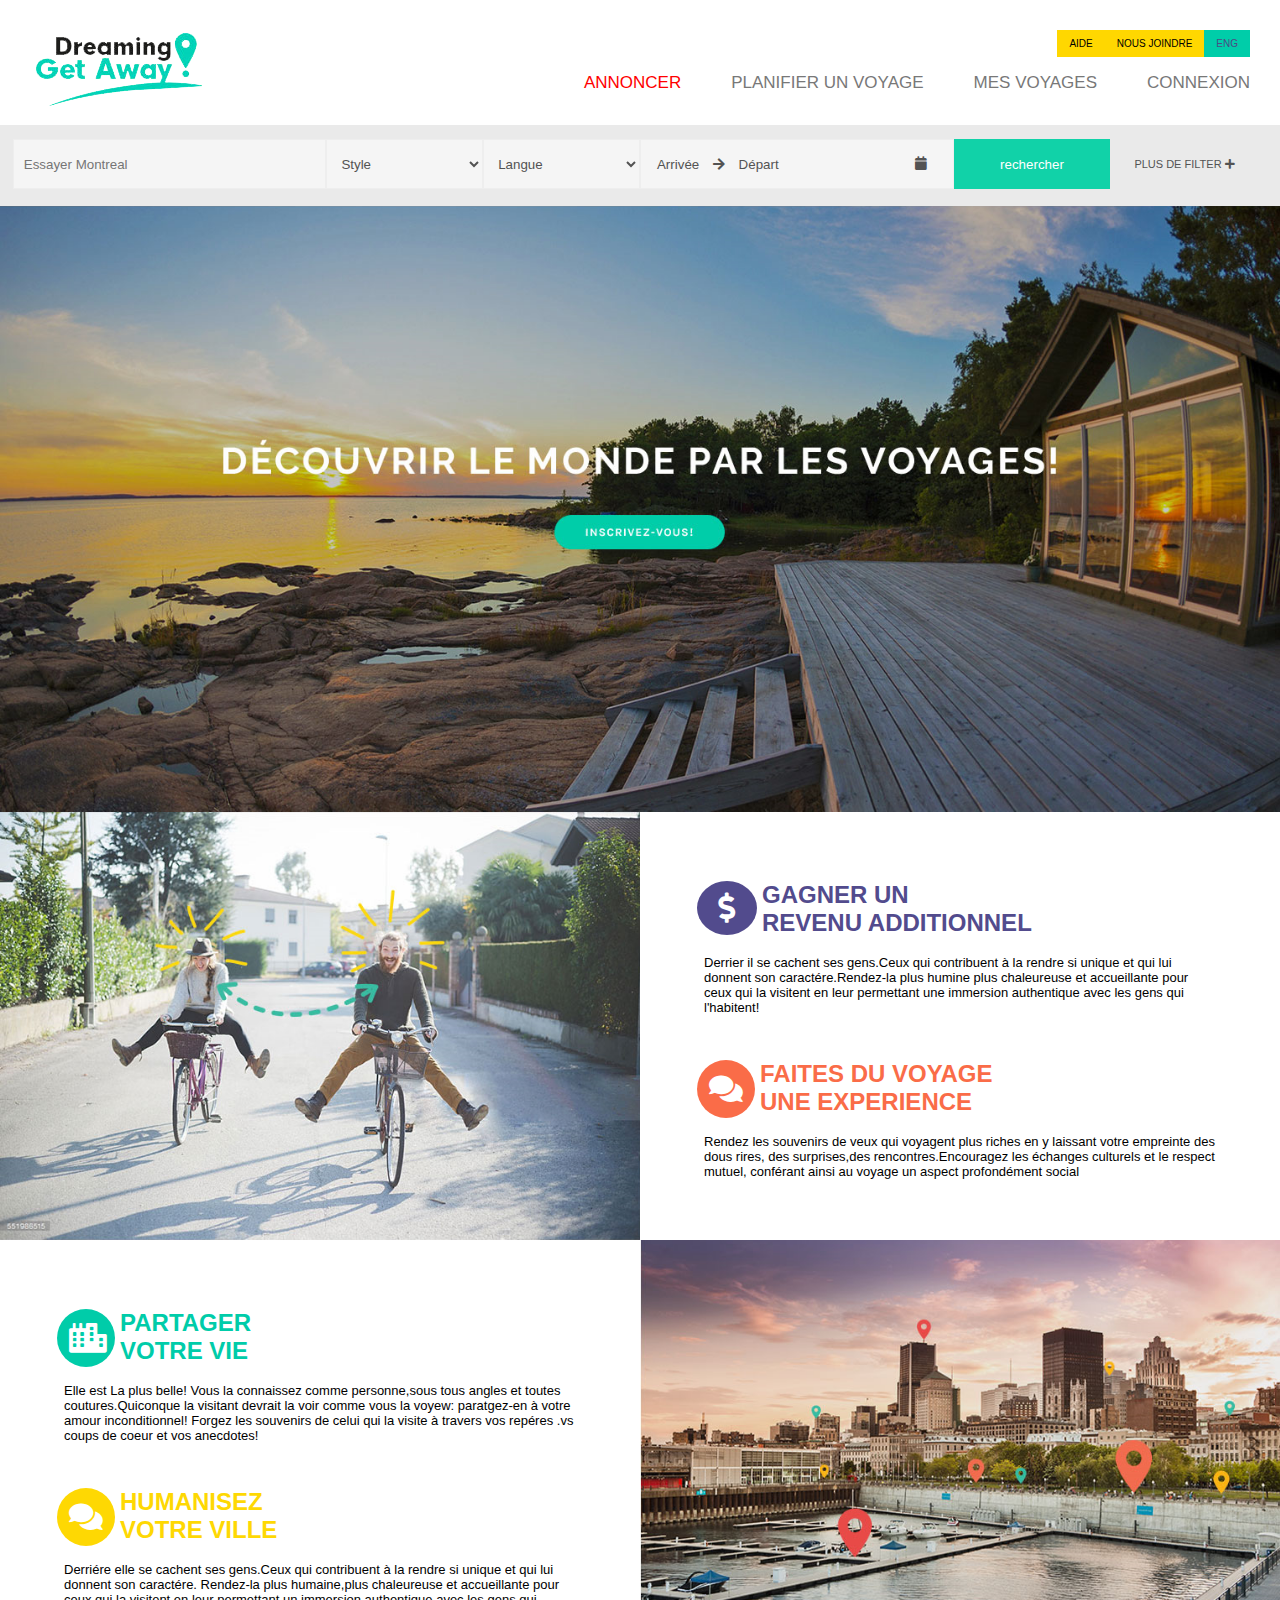
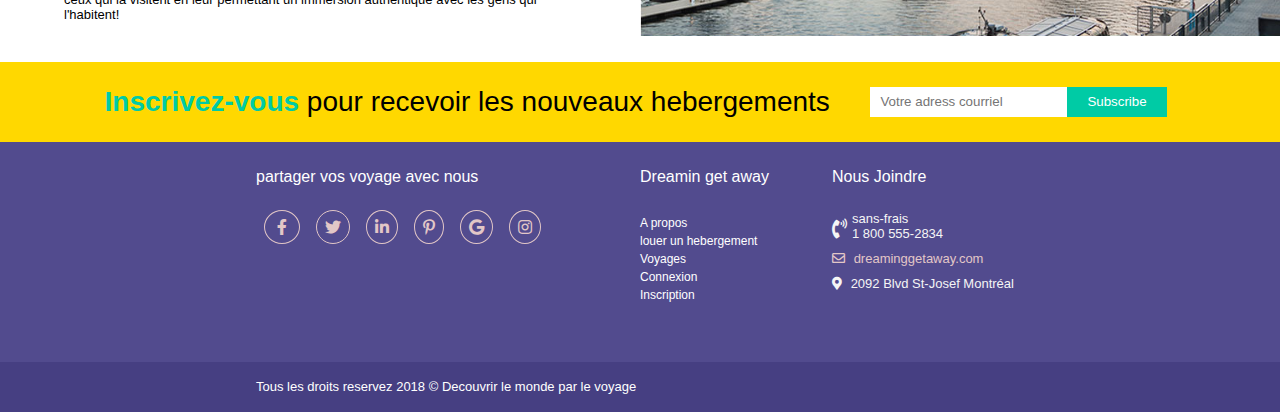
<file: html_css_js/index.html>
<html lang="en">

<head>
    <title>Dreaming</title>
    <meta charset="UTF-8">
    <link rel="icon" href="assets/images/favicon.png">
    <meta name="viewport" content="width=device-width, initial-scale=1">
    <!-- font awesome css -->
    <link rel="stylesheet" href="https://use.fontawesome.com/releases/v5.7.1/css/all.css" integrity="" crossorigin="anonymous">
    <!-- custom style css -->
    <link rel="stylesheet" type="text/css" href="assets/styles.css">
    <!-- bibliothéque jquery js -->
    <script type="text/javascript" src="assets/vendors/jquery/jquery-3.2.1.min.js"></script>
</head>

<body>
<!-- header-->
<header>
    <div>
        <!-- logo -->
        <div class="header-left">
            <div>
                <img src="assets/images/logo.png">
            </div>
        </div>
        <!-- end logo -->

        <!-- menu -->
        <div class="header-right">
            <div class="header-right-menu">
                <!-- tag -->
                <div class="header-right-menu-top">
                    <div class="">
                        <ul class="menu-top">
                            <li class="item">AIDE</li>
                            <li class="item">NOUS JOINDRE</li>
                            <li class="lang">ENG</li>
                        </ul>
                    </div>
                </div>
                <!-- tag -->

                <!-- menu principale -->
                <div class="header-right-menu-bottom">
                    <nav class="menu">
                        <ul class="active">
                            <li class="current-item"><a href="#">ANNONCER</a></li>
                            <li><a href="#">PLANIFIER UN VOYAGE</a></li>
                            <li><a href="#">MES VOYAGES</a></li>
                            <li><a href="#">CONNEXION</a></li>
                        </ul>

                        <a class="toggle-nav" href="#">&#9776;</a>
                    </nav>
                </div>
                <!-- end menu principale -->
            </div>
        </div>
    </div>
</header>
<!-- end header-->

<!-- contenu -->
<div class="wraper">
    <!-- block filter -->
    <div class="filter">
        <div class="filter-container">
            <form class="">
                <div class="filter-content">
                    <div class='col-4 col-sm-1'>
                        <div class="custom-form-group">
                            <input type="text" name="place" class="place-input" placeholder="Essayer Montreal">
                        </div>
                    </div>
                    <div class='col-8 col-sm-1'>
                        <div class="custom-form-group">
                            <select name="style" class="style-select">
                                <option value="">Style</option>
                                <option value="">opt2</option>
                                <option value="">opt3</option>
                            </select>
                        </div>
                    </div>
                    <div class='col-8 col-sm-1'>
                        <div class="custom-form-group">
                            <select name="style" class="style-select">
                                <option value="">Langue</option>
                                <option value="">opt2</option>
                                <option value="">opt3</option>
                            </select>
                        </div>
                    </div>
                    <div class='col-4 col-sm-1'>
                        <div class="custom-form-group">
                            <button class="dateAppoitement"><span class="place-text"> Arrivée </span><i class="fas fa-arrow-right"></i><span class="place-text"> Départ </span><i class="fas fa-calendar float-right place-icon"></i></button>
                        </div>
                    </div>
                    <div class='col-8 col-sm-1'>
                        <div class="custom-form-group">
                            <input type="submit" name="rechercher" class="button-rechercher" value="rechercher">
                        </div>
                    </div>
                    <div class='col-8 col-sm-1'>
                        <div class="custom-form-group">
                                <span class="advance-filter">
                                    plus de filter <i class="fas fa-plus"></i>
                                </span>
                        </div>
                    </div>
                </div>
            </form>
        </div>
    </div>
    <!-- end block filter -->

    <!-- block slider -->
    <div class="slider">
        <img src="assets/images/picture3.png">
        <!--<div class="slider-description">
            <p class="slider-text">DECOUVRIR LE MONDE PAR LES VOYAGES!</p>
            <button class="slider-button">INSCRIEZ-VOUS</button>
        </div>-->
    </div>
    <!-- end block slider -->

    <!-- end block description -->
    <div class="content">
        <!-- section description -->
        <section class="content-section container-full">
            <div class="content content-left col-2 col-sm-1">
                <img src="assets/images/picture1.png" class="picture">
            </div>
            <div class="content content-right col-2 col-sm-1 service-content">
                <div class="content-container">
                    <div class="content-description">
                        <div class="title">
                            <span class="description-icon description-icon-blue"><i
                                    class="content-icon fas fa-dollar-sign"></i></span>
                            <span class="description-title description-title-blue">GAGNER UN <br>REVENU ADDITIONNEL</span>
                        </div>
                        <div class="description-text">
                            <p>
                                Derrier il se cachent ses gens.Ceux qui contribuent à la rendre si unique 
                                et qui lui donnent son caractére.Rendez-la plus humine plus chaleureuse
                                et accueillante pour ceux qui la visitent en leur permettant une immersion
                                authentique avec les gens qui l'habitent! 
                            </p>
                        </div>
                    </div>
                    <div class="separate-30"></div>
                    <div class="content-description">
                        <div class="title">
                            <span class="description-icon-1 description-icon-orange"><i
                                    class="content-icon fas fa-comments"></i></span>
                            <span class="description-title description-title-orange">FAITES DU VOYAGE <br>UNE
                                    EXPERIENCE</span>
                        </div>
                        <div class="description-text">
                            <p>
                                Rendez les souvenirs de veux qui voyagent plus riches en y laissant votre
                                empreinte des dous rires, des surprises,des rencontres.Encouragez les 
                                échanges culturels et le respect mutuel, conférant ainsi au voyage un
                                aspect profondément social
                            </p>
                        </div>
                    </div>
                </div>
            </div>
        </section>
        <!-- end section description -->

        <!-- section description -->
        <section class="content-section container-full">
            <div class="content content-left col-2 col-sm-1 service-content">
                <div class="content-container">
                    <div class="content-description">
                        <div class="title">
                            <span class="description-icon-1 description-icon-green"><i
                                    class="content-icon fas fa-city"></i></span>
                            <span class="description-title description-title-green">PARTAGER <br>VOTRE VIE</span>
                        </div>
                        <div class="description-text">
                            <p>
                                Elle est La plus belle! Vous la connaissez comme personne,sous tous
                                angles et toutes coutures.Quiconque la visitant devrait la voir comme vous  
                                la voyew: paratgez-en à votre amour inconditionnel! Forgez les souvenirs de 
                                celui qui la visite à travers vos repéres .vs coups de coeur et vos anecdotes!
                            </p>
                        </div>
                    </div>
                    <div class="separate-30"></div>
                    <div class="content-description">
                        <div class="title">
                            <span class="description-icon-1 description-icon-yellow"><i
                                    class="content-icon fas fa-comments"></i></span>
                            <span class="description-title description-title-yellow">HUMANISEZ <br>VOTRE VILLE</span>
                        </div>
                        <div class="description-text">
                            <p>
                                Derriére elle se cachent ses gens.Ceux qui contribuent à la rendre si unique 
                                et qui lui donnent son caractére. Rendez-la plus humaine,plus chaleureuse
                                et accueillante pour ceux qui la visitent en leur permettant un immersion
                                authentique avec les gens qui l'habitent!
                            </p>
                        </div>
                    </div>
                </div>
            </div>
            <div class="content content-right col-2 col-sm-1">
                <img src="assets/images/picture2.png" class="picture">
            </div>
        </section>
        <!-- end section description -->
    </div>
    <!-- end block description -->

    <!-- block newsletter -->
    <div class="newsletter">
        <div class="newsletter-content container-fluid">
            <div class="newsletter-left col-70-percent col-sm-1">
                <span class="newsletter-text">
                    <span class="bold-green">Inscrivez-vous</span><span> pour recevoir les nouveaux hebergements</span>
                </span>
            </div>
            <div class="newsletter-right col-30-percent col-sm-1">
                <input type="text" placeholder="Votre adress courriel" name="email_subscribe" class="">
                <button class="">Subscribe</button>
            </div>
        </div>
    </div>
    <!-- end block newsletter-->
</div>
<!-- end contenu -->

<!--footer -->
<footer>
    <div class="footer-content">
        <!-- block footer top -->
        <div class="footer-content-top">
            <!-- block social media -->
            <div class="col-2 col-sm-1">
                <div class="social-media">
                    <p class="title-footer">partager vos voyage avec nous</p>
                    <ul class="social-media-list">
                        <li><i class="fab fa-facebook-f"></i></li>
                        <li><i class="fab fa-twitter"></i></li>
                        <li><i class="fab fa-linkedin-in"></i></li>
                        <li><i class="fab fa-pinterest-p"></i></li>
                        <li><i class="fab fa-google"></i></li>
                        <li><i class="fab fa-instagram"></i></li>
                    </ul>
                </div>
            </div>
            <!-- end block social media -->

            <!-- block site map -->
            <div class="col-4 col-sm-1">
                <div class="site-map">
                    <p class="title-footer">Dreamin get away</p>
                    <ul class="site-map-list">
                        <li>A propos</li>
                        <li>louer un hebergement</li>
                        <li>Voyages</li>
                        <li>Connexion</li>
                        <li>Inscription</li>
                    </ul>
                </div>
            </div>
            <!-- end block site map -->

            <!-- block contact -->
            <div class="col-4 col-sm-1">
                <div class="footer-contact">
                    <p class="title-footer">Nous Joindre</p>
                    <ul class="social-contact">
                        <li>
                            <span class="social-contact-icon-phone float-left">
                                    <i class="fas fa-phone-volume"></i>
                            </span>
                            <span class="social-contact-text-phone">
                                 <span>sans-frais</span><br>
                                <span>1 800 555-2834</span>
                            </span>
                        </li>
                        <li class="active">
                            <span class="social-contact-icon"><i class="far fa-envelope"></i></span>
                            <span class="social-contact-text">dreaminggetaway.com</span>
                        </li>
                        <li>
                                <span class="social-contact-icon">
                                    <i class="fas fa-map-marker-alt"></i>
                                </span>
                            <span class="social-contact-text">
                                    <span>2092 Blvd St-Josef Montréal</span>
                                </span>
                        </li>
                    </ul>
                </div>
            </div>
            <!-- end block contact -->
        </div>
        <!-- end block footer top -->

        <!-- block footer copyright -->
        <div class="footer-contact-bottom">
            <p>Tous les droits reservez 2018 &copy; Decouvrir le monde par le voyage</p>
        </div>
        <!-- end block footer copyright -->
    </div>
</footer>
<!-- end footer -->

<!-- javascript scripts -->
<script>
        $(document).ready(function() {
            $('.toggle-nav').click(function(e) {
                $(this).toggleClass('active');
                $('.menu ul').toggleClass('active');
                e.preventDefault();
            });
        });
</script>
</body>

</html>
</file>
<file: html_css_js/assets/styles.css>
html {
    scroll-behavior: smooth;
    font-family: "Comic Sans MS", cursive, sans-serif;
}
body{
    top:0;
    left: 0;
    margin: 0;
}
p{
    font-size: small;
}
input:focus,button:focus,select:focus {
    outline: none;
}
.container{
    width: 80%;
    margin: 0 10%;
}
.container-fluid{
    width: 90%;
    margin: 0 5%;
}
.container-full{
    width: 100%;
    margin: 0;
    padding: 0;
}
.float-left{
    float: left;
}
.float-right{
    float:right;
}
.col-1{
    width:100%
}
.col-2{
    width:50%;
    float:left;
}
.col-3{
    width:33%;
    float:left;
}
.col-4{
    width:25%;
    float:left;
}
.col-5{
    width:20%;
    float:left;
}
.col-8{
    width:12.5%;
    float:left;
}
.col-10{
    width:10%;
    float:left;
}
.col-30-percent{
    float: left;
    width:30%;
}
.col-40-percent{
    float: left;
    width:40%;
}
.col-60-percent{
    float: left;
    width:60%;
}
.col-70-percent{
    float: left;
    width:70%;
}
header{
    margin: 30px 30px 5px 30px;
    height: 90px;
}
.header-left{
     float: left;
 }
.header-right{
    float: right;
}
.menu-top,.menu-bottom{
    list-style-type: none;
    margin: 0;
    padding: 0;
    overflow: hidden;
    float: right;
}
.menu-top li{
    float: left;
    display: block;
    text-align: center;
    padding: 8px 12px;
    text-decoration: none;
    font-size: 10px;
    cursor: pointer;
}
li.item {
    color: black;
    background: #ffd700;
 }
li.lang {
    color: #4b4c84;
    background: #00cda9;
}
.header-right-menu-top{
    float: right;
}
/*----- Toggle Button -----*/
.toggle-nav {
	display:none;
}

/*----- Menu -----*/
@media screen and (min-width: 993px) {
	.menu {
        width:100%;
        padding:10px 0px;
	}
}

.menu ul {
	display:inline-block;
}

.menu li {
	margin:0px 50px 0px 0px;
    float:left;
	list-style:none;
	font-size:17px;
}

.menu li:last-child {
	margin-right:0px;
}

.menu a {
    color: #787878;
    text-decoration: none;
	transition:color linear 0.15s;
}

.menu a:hover, .menu .current-item a {
    color: red;
}
.menu-bottom li{
    float: left;
    display: block;
    text-align: center;
    color: #787878;
    font-size: 18px;
    padding: 14px 0px 14px 55px;
    text-decoration: none;
    cursor: pointer;
}
.menu-bottom li.active,.menu-bottom li:hover{
    color: #fa6c48;
}
.filter{
    background: #eaeaea;
}
.filter-container{
    margin: 0% 15%;
    padding: 14px 0px 1px 0px;
}
.filter-content{
    margin: 0;
    padding: 0;
    overflow: hidden;
}
.dateAppoitement{
    width: 100%;
    border: 1px solid #eeeeee;
    height: 50px;
    background: whitesmoke;
    color: #535353;
    text-align: left;
}
.place-text{
    padding: 0px 10px;
}
.place-icon{
    padding-right: 20px;
}
.slider img{
    width: 100%;
    height: auto;
    position: relative;
}
.slider-description{
    text-align: center;
    position: absolute;
    top: 57%;
    left: 21%;
}
.slider-text{
    color: white;
    font-weight: 600;
    font-size: 46px;
    text-align: center;
}
.slider-button{
    background: #00cda9;
    border: none;
    padding: 20px 45px;
    border-radius: 20px;
    color: white;
}
.custom-form-group input[type="text"]{
    width: 100%;
    color: #535353;
    background: #f5f5f5;
    border: 1px solid #eeeeee;
    padding: 10px;
    height: 50px;
 }
.custom-form-group input[type="submit"]{
    width: 100%;
    color: #fff;
    background: #11d2a8;
    border: 1px solid #11d2a8;
    padding: 10px;
    height: 50px;
}
.custom-form-group select{
    width: 100%;
    color: #535353;
    background: #f5f5f5;
    border: 1px solid #eeeeee;
    padding: 10px;
    height: 50px;
}
.custom-form-group select option{
    width: 100%;
    color: #535353;
    background: #f5f5f5;
    padding: 10px;
}
.custom-form-group input[type="text"].dateFilter{
    width: 100%;
    color: #535353;
    background: #f5f5f5;
    border: 1px solid #eeeeee;
    padding: 10px;
    height: 50px;
}
.advance-filter{
    padding-left: 10px;
    font-size: 11px;
    line-height: 50px;
    margin: 14px;
    cursor: pointer;
    color: #535353;
    text-transform: uppercase;
}
.content-section{
    display: table;
}
.picture{
    width: 100%;
    height: auto;
}
.content-container{
    padding: 10%;
}
.description-text p{
    margin-bottom: 40px;
}
.title span{
    float:left;
}
.content-icon{
    margin: 0px 11px;
    font-size: 30px;
}
.description-text{
    float: left;
}
.description-title{
    color: #534b96;
    font-size:24px;
    margin: 5px;
    font-weight: 800;
}
.description-icon{
    border-radius: 50%;
    padding: 12px 5px 12px 10px;
    width: 45px;
    margin: 1% 0 0 -7px;
    font-size: 40px;
    color: #fff;
}
.description-icon-1{
    border-radius: 50%;
    padding: 14px 12px 14px 1px;
    width: 45px;
    margin: 1% 0 0 -7px;
    font-size: 40px;
    color: #fff;
}
.description-title-blue{
    color: #524b8d;
}
.description-icon-blue {
    background: #524b8d;
}
.description-title-orange{
    color: #fa6c48;
}
.description-icon-orange{
    background: #fa6c48;
}
.description-title-green{
    color: #00cca9;
}
.description-icon-green{
    background: #00cca9;
}
.description-title-yellow{
    color: #fed803;
}
.description-icon-yellow{
    background: #fed803;
}
.newsletter{
    display: block;
    background: #ffd800;
    height: 80px;
}
.newsletter-left,.newsletter-right{
    float: left;
}
.newsletter-left{
    line-height: 80px;
    text-align: center;
}
.newsletter-right{
    line-height: 80px;
}

.bold-green{
    color: #00cba5;
    font-weight: 800;
}
.newsletter-text{
   font-size: 28px;
}
.newsletter-right input{
    line-height: 30px;
    margin-top: 25px;
    padding: 0px 10px;
    border: none;
    color: gray;
    float: left;
}
.newsletter-right button{
    line-height: 30px;
    margin-top: 25px;
    padding: 0px 20px;
    border: none;
    color: #fff;
    background: #00cba5;
    float: left;
}
.footer-content-top{
    background: #524b8e;
    height: 200px;
    padding: 10px 20%;
}
.footer-content{
    background: #24b8ee;
}
.footer-contact,.site-map,.social-media{
    float: left;
}
.footer-contact-bottom{
    background: #463f82;
    height: 50px;
}
.footer-contact-bottom p{
    position: absolute;
    margin-top: 0px;
    color: #fff;
    padding-left: 20%;
    line-height: 50px;
}
.site-map-list,.social-contact{
    margin-left: -40px;
    padding-top: 10px;
}
.title-footer{
   font-size: 16px;
}
.site-map-list li{
    cursor: pointer;
    font-size: 12px;
    list-style: none;
    margin: 4px 0px;
}
.site-map-list li:hover{
   color: #00d3ab;
}
.social-media p,.site-map,.footer-contact p{
    color: #fff;
}
.social-media ul{
    list-style-type: none;
    margin: 0;
    padding: 0;
    overflow: hidden;
    float: left;
}
.social-media ul li {
    cursor: pointer;
    float: left;
    display: block;
    text-align: center;
    padding: 8px;
    text-decoration: none;
    font-size: 16px;
    border-radius: 50%;
    border: 1px solid  rgb(226, 199, 199);
    color: rgb(226, 199, 199);
    margin: 8px;
}
.social-media ul li:hover {
    border: 1px solid #00d3ab;
    color: #00d3ab;
}
.fa-facebook-f {
    padding: 0px 4px;
}
.social-contact li{
    list-style-type: none;
    color: whitesmoke;
    padding: 5px 0px;
    font-size: 13px;
}
.social-contact li.active{
    color: rgb(226, 199, 199);
}
.social-contact-icon-phone{
    font-size: 20px;
    margin-right: 5px;
    margin-top: 8px;
}
.social-contact-icon{
    margin-right: 5px;
}
.social-contact{
    margin-left: -40px;
    padding-top: 4px;
}
@media (max-width : 992px) {
    .col-sm-1 {
        width: 100%
    }
    .col-sm-2 {
        width: 50%;
        float: left;
    }
    .col-sm-3 {
        width: 50%;
        float: left;
    }
    .menu {
        position: fixed;
        top: 0;
        right: 0;
        z-index: 999;
	}

	.menu ul.active {
		display:none;
	}

	.menu ul {
        width: 130px;
        position: absolute;
        top: 89%;
        right: 0px;
        padding: 10px 18px;
        background: #eaeaea;
	}

	.menu ul:after {
		width:0px;
		height:0px;
        position:absolute;
        margin-bottom: -5px;
		top:0%;
		right:22px;
		content:'';
		transform:translate(0%, -100%);
		border-left:7px solid transparent;
		border-right:7px solid transparent;
		border-bottom:7px solid #eaeaea;
	}

	.menu li {
        margin:10px 0px 5px 0px;
        text-align: right;
        font-size: 11px;
		float:none;
		display:block;
	}

	.menu a {
		display:block;
	}

	.toggle-nav {
		padding:20px;
		float:left;
		display:inline-block;
		border-radius:0px;
		background:#eaeaea;
		color:#787878;
		font-size:20px;
		transition:color linear 0.15s;
	}

	.toggle-nav:hover, .toggle-nav.active {
		text-decoration:none;
		color:#66a992;
	}

	.search-form {
		margin:12px 0px 0px 20px;
		float:left;
	}

	.search-form input {
		box-shadow:-1px 1px 2px rgba(0,0,0,0.1);
	}
    .menu-top, .menu-bottom {
        margin-top: 40px;
    }
    .menu-bottom li {
        float: none;
    }
    .content-section {
        display: table-header-group;
    }
    .picture {
        display: none;
    }
    .content-container {
        padding: 2% 10%;
    }
    .newsletter {
        background: #ffd800;
        height: 180px;
    }
    .newsletter-text {
        font-size: 20px;
    }
    .newsletter-right {
        margin: 0 4%;
    }
    .footer-content-top {
        height: 470px;
    }
}
@media ( max-width : 1480px) {
    .filter-container{
        margin: 0% 1%;
    }
    .picture {
        height: 100%;
    }
}

/*----- Responsive -----*/
@media screen and (max-width: 1150px) {
	.wrap {
		width:90%;
	}
}
</file>
